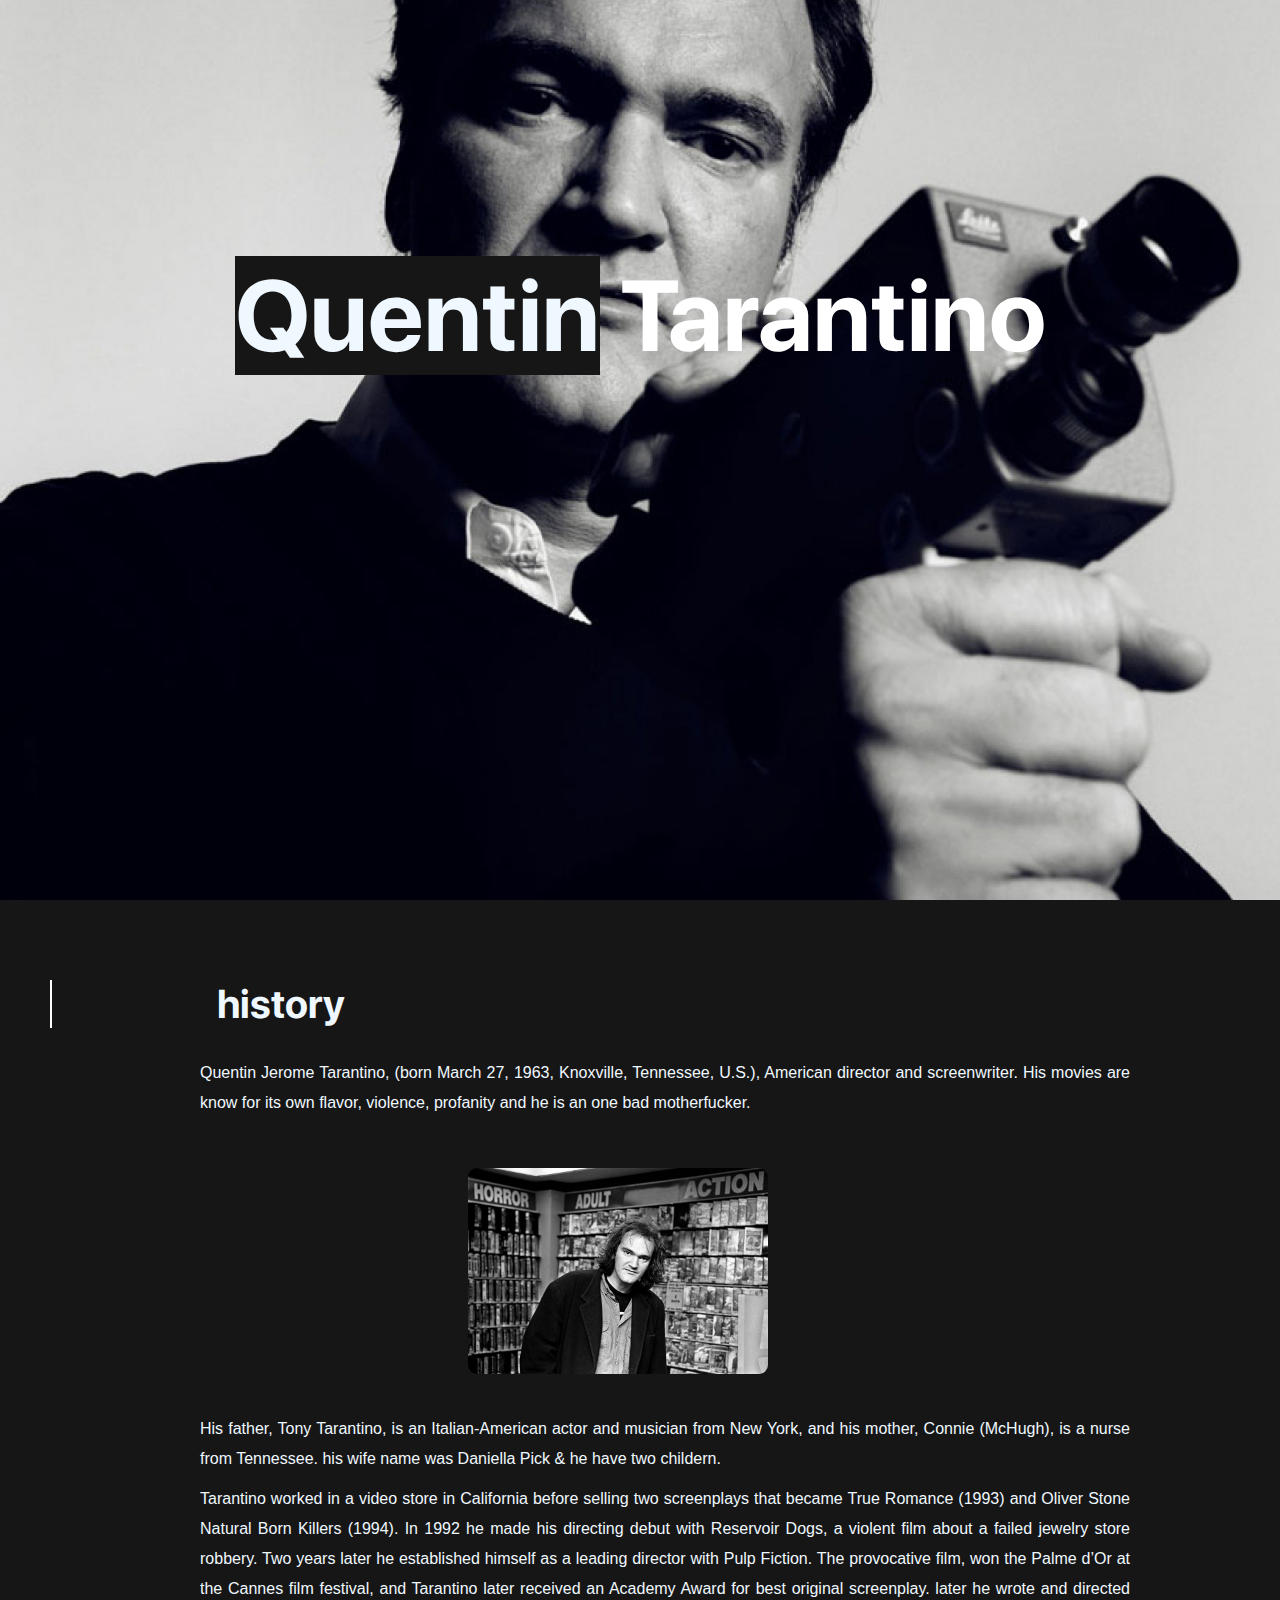
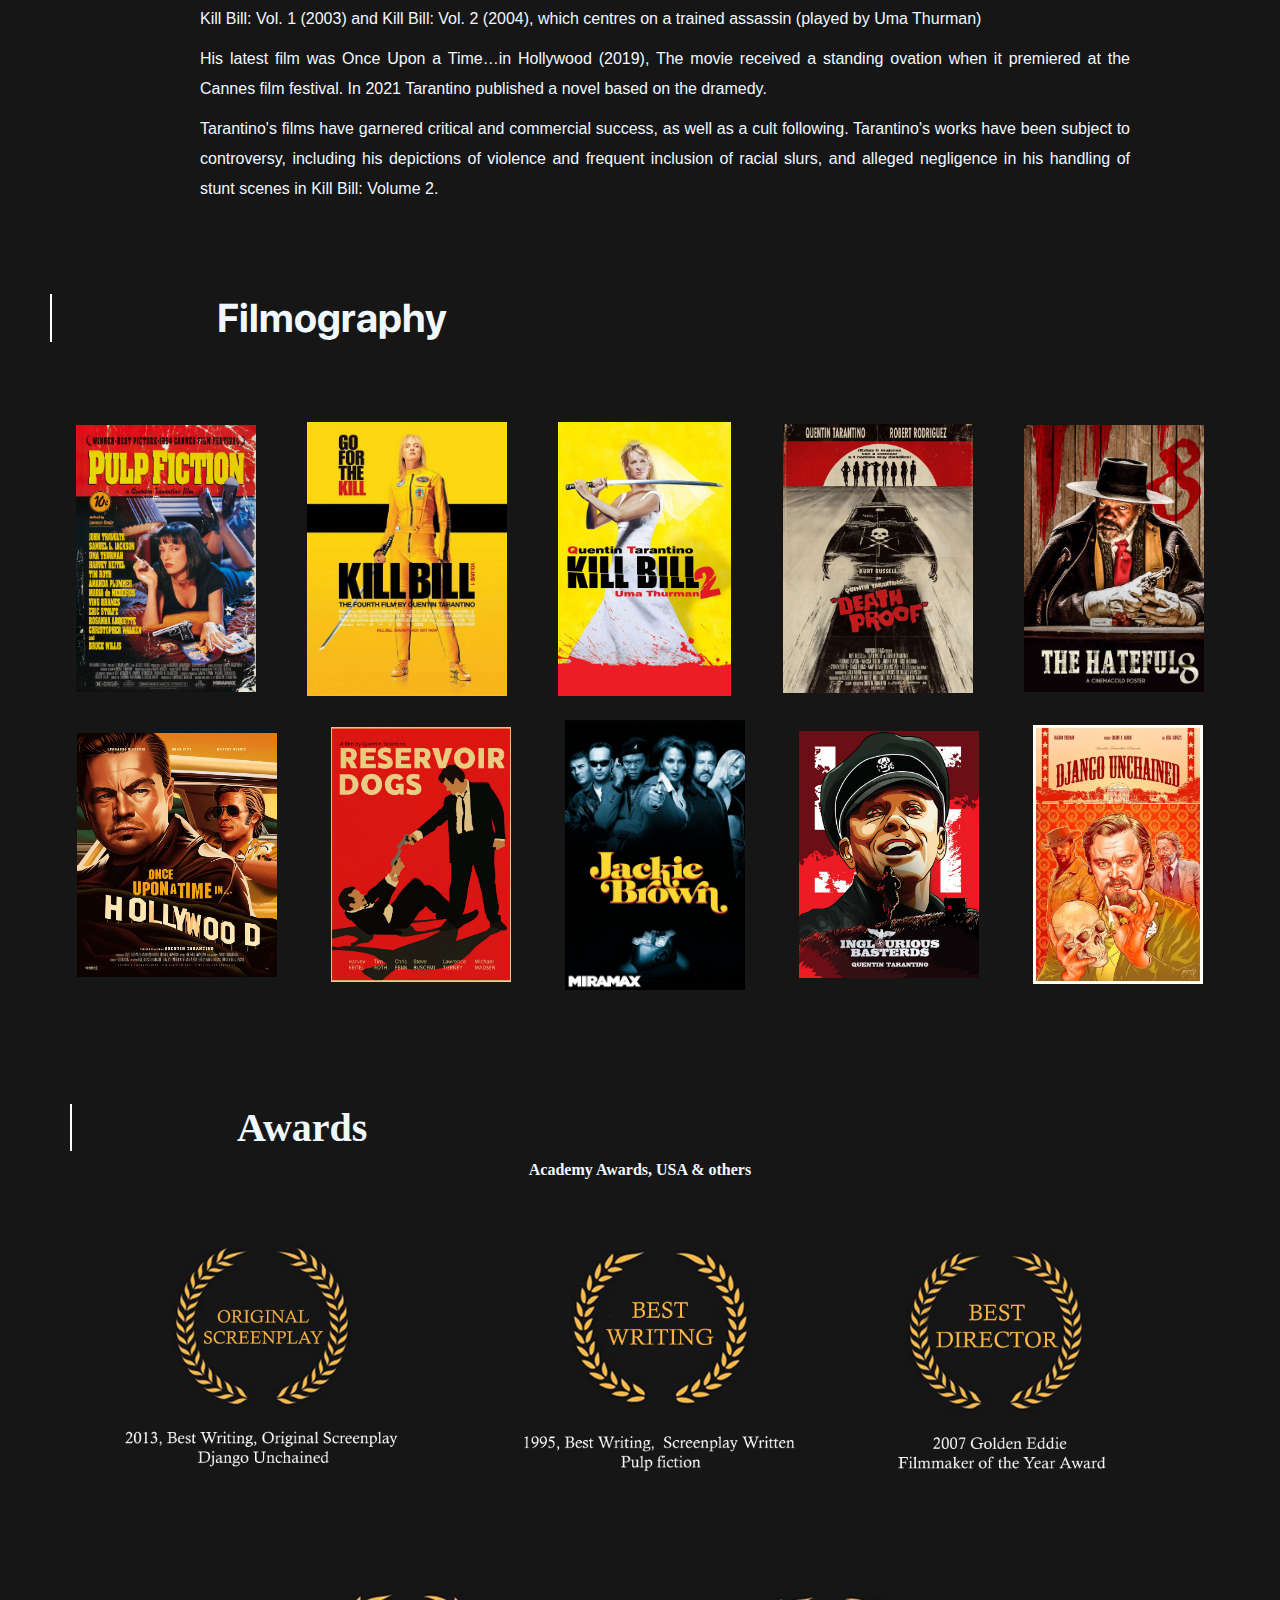
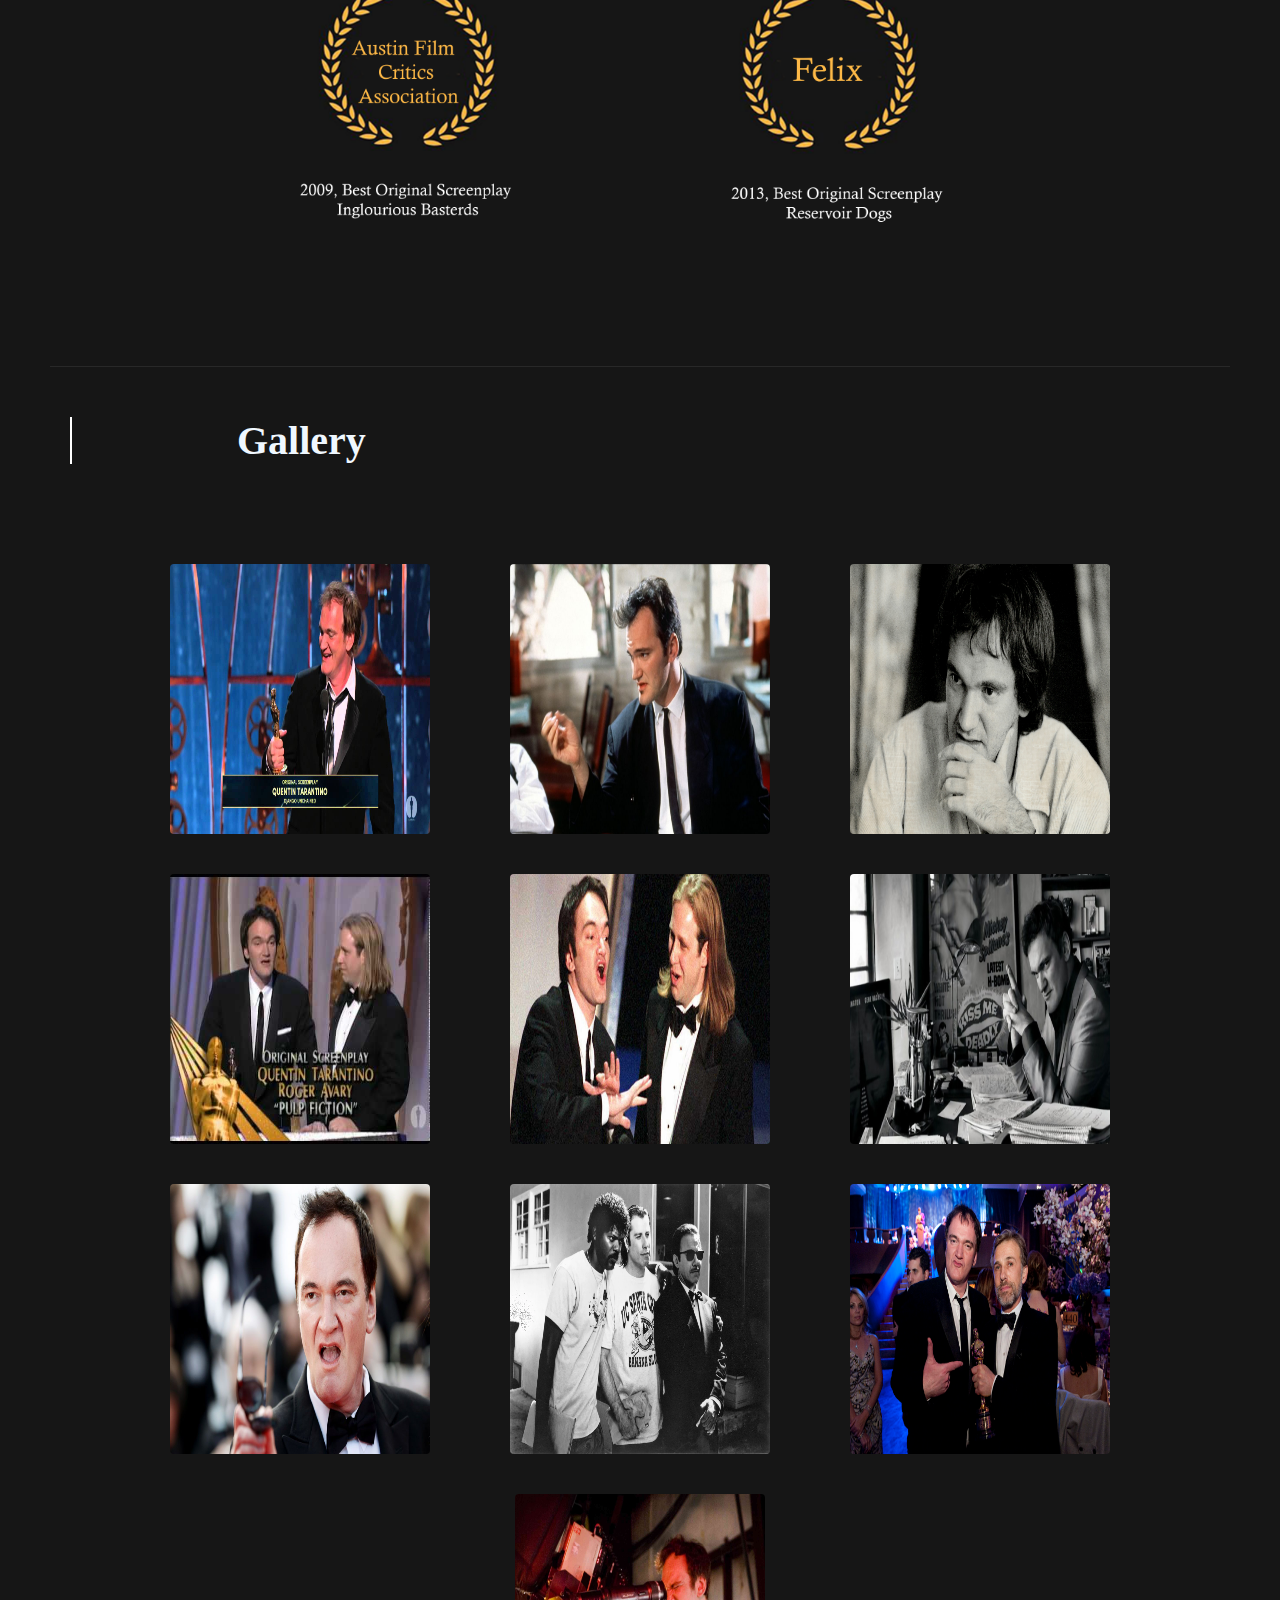
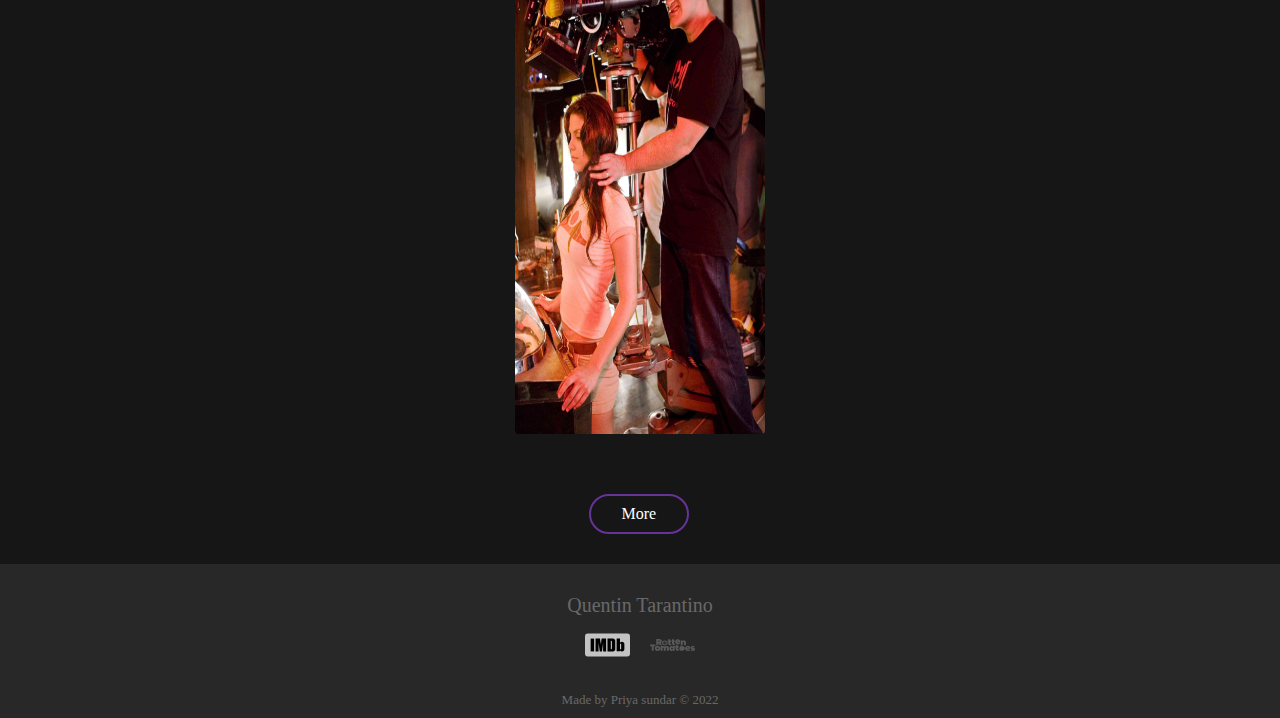
<file: index.html>
<!DOCTYPE html>
<html lang="en">
  <head>
    <meta charset="UTF-8" />
    <meta http-equiv="X-UA-Compatible" content="IE=edge" />
    <meta name="viewport" content="width=device-width, initial-scale=1.0" />
    <link rel="stylesheet" href="static/css/style.css" />
    <title>Quentin Tarantino</title>
  </head>
  <body>

<!--------------------------------- Title ----------------------------------->


    <div class="hero">
      <div class="title">
        <h1><span>Quentin</span> Tarantino</h1>
      </div>
    </div>


    <!-------------------------------- history  ------------------------------>

    <div class="history">
      <!-- <hr/> -->
      <h3 class="subtitle">history</h3>
      <p>
        Quentin Jerome Tarantino, (born March 27, 1963, Knoxville, Tennessee,
        U.S.), American director and screenwriter. His movies are know for its
        own flavor, violence, profanity and he is an one bad motherfucker.
        <br />
      </p>
      <div class="history-image">
        <img src="static/images/history.jpg" alt="" />
      </div>
      <p>
        His father, Tony Tarantino, is an Italian-American actor and musician
        from New York, and his mother, Connie (McHugh), is a nurse from
        Tennessee. his wife name was Daniella Pick & he have two childern.
      </p>
      <p>
        Tarantino worked in a video store in California before selling two
        screenplays that became True Romance (1993) and Oliver Stone Natural
        Born Killers (1994). In 1992 he made his directing debut with Reservoir
        Dogs, a violent film about a failed jewelry store robbery. Two years
        later he established himself as a leading director with Pulp Fiction. The
        provocative film, won the Palme d’Or at the Cannes film festival, and
        Tarantino later received an Academy Award for best original
        screenplay. later he wrote and directed Kill Bill: Vol. 1 (2003) and Kill
        Bill: Vol. 2 (2004), which centres on a trained assassin (played by Uma
        Thurman)
      </p>

      <p>
        His latest film was Once Upon a Time…in Hollywood (2019), The movie
        received a standing ovation when it premiered at the Cannes film
        festival. In 2021 Tarantino published a novel based on the dramedy.
      </p>
      <p>
        Tarantino's films have garnered critical and commercial success, as well
        as a cult following. Tarantino's works have been subject to controversy,
        including his depictions of violence and frequent inclusion of racial
        slurs, and alleged negligence in his handling of stunt scenes in Kill
        Bill: Volume 2.
      </p>
    </div>

    <!------------------------ history end ------------------------------>


    <!-------------------------- filmography ----------------------------->

    <div class="filmography">
        <h3 class="subtitle">Filmography</h3>
      <div class="poster">
                <!-- posters  -->

        <a href="https://www.imdb.com/title/tt0110912/" target="_blank">
          <img src="static/posters/pulpfiction.jpg" alt="" />
        </a>
        <a href="https://www.imdb.com/title/tt0266697/" target="_blank">
          <img style="width: 220px" src="static/posters/killbill.jpg" alt="" />
        </a>
        <a href="https://www.imdb.com/title/tt0378194/" target="_blank">
          <img
            style="width: 193px"
            src="static/posters/killbillvol2.jpg"
            alt=""
        /></a>
        <a href="https://www.imdb.com/title/tt1028528/" target="_blank">
          <img
            style="width: 210px"
            src="static/posters/deathproof.jpg"
            alt=""
          />
        </a>
        <a href="https://www.imdb.com/title/tt3460252/" target="_blank">
          <img src="static/posters/hatefull8.jpg" alt=""
        /></a>
        <a href="https://www.imdb.com/title/tt7131622/" target="_blank">
          <img
            style="width: 220px"
            src="static/posters/onceupontimeinholly.jpg"
            alt=""
        /></a>
        <a href="https://www.imdb.com/title/tt0105236/" target="_blank">
          <img src="static/posters/resoirvoirdogs.jpg" alt=""
        /></a>
        <a href="https://www.imdb.com/title/tt0119396/" target="_blank">
          <img src="static/posters/jackiebrown.jpg" alt=""
        /></a>
        <a href="https://www.imdb.com/title/tt0361748/" target="_blank">
          <img src="static/posters/ingloriousbasterds.jpg" alt=""
        /></a>
        <a href="https://www.imdb.com/title/tt1853728/" target="_blank">
          <img style="width: 190px" src="static/posters/django.jpg" alt=""
        /></a>
      </div>
    </div>
    <!------------------------------------ filmography section end ---------------------------->



    <!-------------------------------------- awards section starts ---------------------------->
    <div class="awards">
      <h3 class="subtitle">Awards</h3>
      <h4 style="text-align:center ;">Academy Awards, USA & others</h4>
    </div>
    <img class="awards-container" src="static/images/awards.png" alt="">

    <!--------------------------------------- Awards section ends ------------------------------>



   <!-------------------------------------------- Gallery -------------------------------------->
    <div class="gallery">
      <h3 class="subtitle">Gallery</h3>
    </div>

    <div class="gallery-images">
      <img class="gallery-img" src="static/gallery/2013 Django.jpg" alt="">
      <img class="gallery-img" src="static/gallery/A-Young-Quentin-Tarantino.jpg" alt="">
      <img class="gallery-img" src="static/gallery/GettyImages-502516889.jpg" alt="">
      <img class="gallery-img" src="static/gallery/pulpfic.jpg" alt="">
      <img class="gallery-img" src="static/gallery/pulpfiction.jpg" alt="">
      <img class="gallery-img" src="static/gallery/quentin-tarantino-by-mark-seliger-1-944748334.jpg" alt="">
      <img class="gallery-img" src="static/gallery/quentin-tarantino-tenth-movie-02-3556318122.jpg" alt="">
      <img class="gallery-img" src="static/gallery/Samuel-L-Jackson-John-Travolta-Pulp-Fiction.webp" alt="">
      <img class="gallery-img" src="static/gallery/tarantino-igb.jpg" alt="">
      <img class="gallery-img" src="static/gallery/quentin-tarantino-death-proof-1230623478.jpg" alt="" style="height: 60vh;width: 250px;">

    </div>
    <div class="gallery-page-link" >
      <a href="gallery.html" target="_blank">More</a>
    </div>
  <!-------------------------------------------- Gallery -------------------------------------->


  <!------------------------------------------ Footer section ---------------------------------->

  <!-- <div class="footer">
    <p class="footer-hero">Quentin Tarantino</p>
    <div class="footer-icons">
    <a href="https://www.imdb.com/name/nm0000233/" target="_blank">
      <img src="static/icons/imdb.svg" alt="">
    </a>
      <a href="">
      <img style="width:39px " src="static/icons/insta.png" alt="instagram fanpage">
      </a>
      <a href="https://www.rottentomatoes.com/critics/quentin-tarantino/movies" target="_blank">
          <img src="static/icons/Rotten_Tomatoes_logo.svg" alt="">
  </div>
  <div class="footer-content">MADE  BY  PRIYA SUNDAR S &copy;</div>
</div> -->
<div class="footer">
  <div class="container">
    <div class="footer-title">
      <a href="https://www.imdb.com/name/nm0000233/" target="_blank">
      Quentin Tarantino
    </a>
    </div>
    <div class="footer-icon">

      <div class="footer-icon-item">
      <a href="https://www.imdb.com/name/nm0000233/" target="_blank">
      <img src="static/icons/imdb.svg" alt="">
      </a>
    </div>

    <div class="footer-icon-item">
      <a href="https://www.rottentomatoes.com/critics/quentin-tarantino/movies" target="_blank">
        <img src="static/icons/Rotten_Tomatoes_logo.svg" alt="">
    </a>
    </div>

    </div>
    <div class="footer-credits">Made by  Priya sundar &copy; 2022</div>
  </div>
</div>
  </div>
</div>

<!------------------------------------------ Footer section ---------------------------------->

  </body>
</html>
</file>
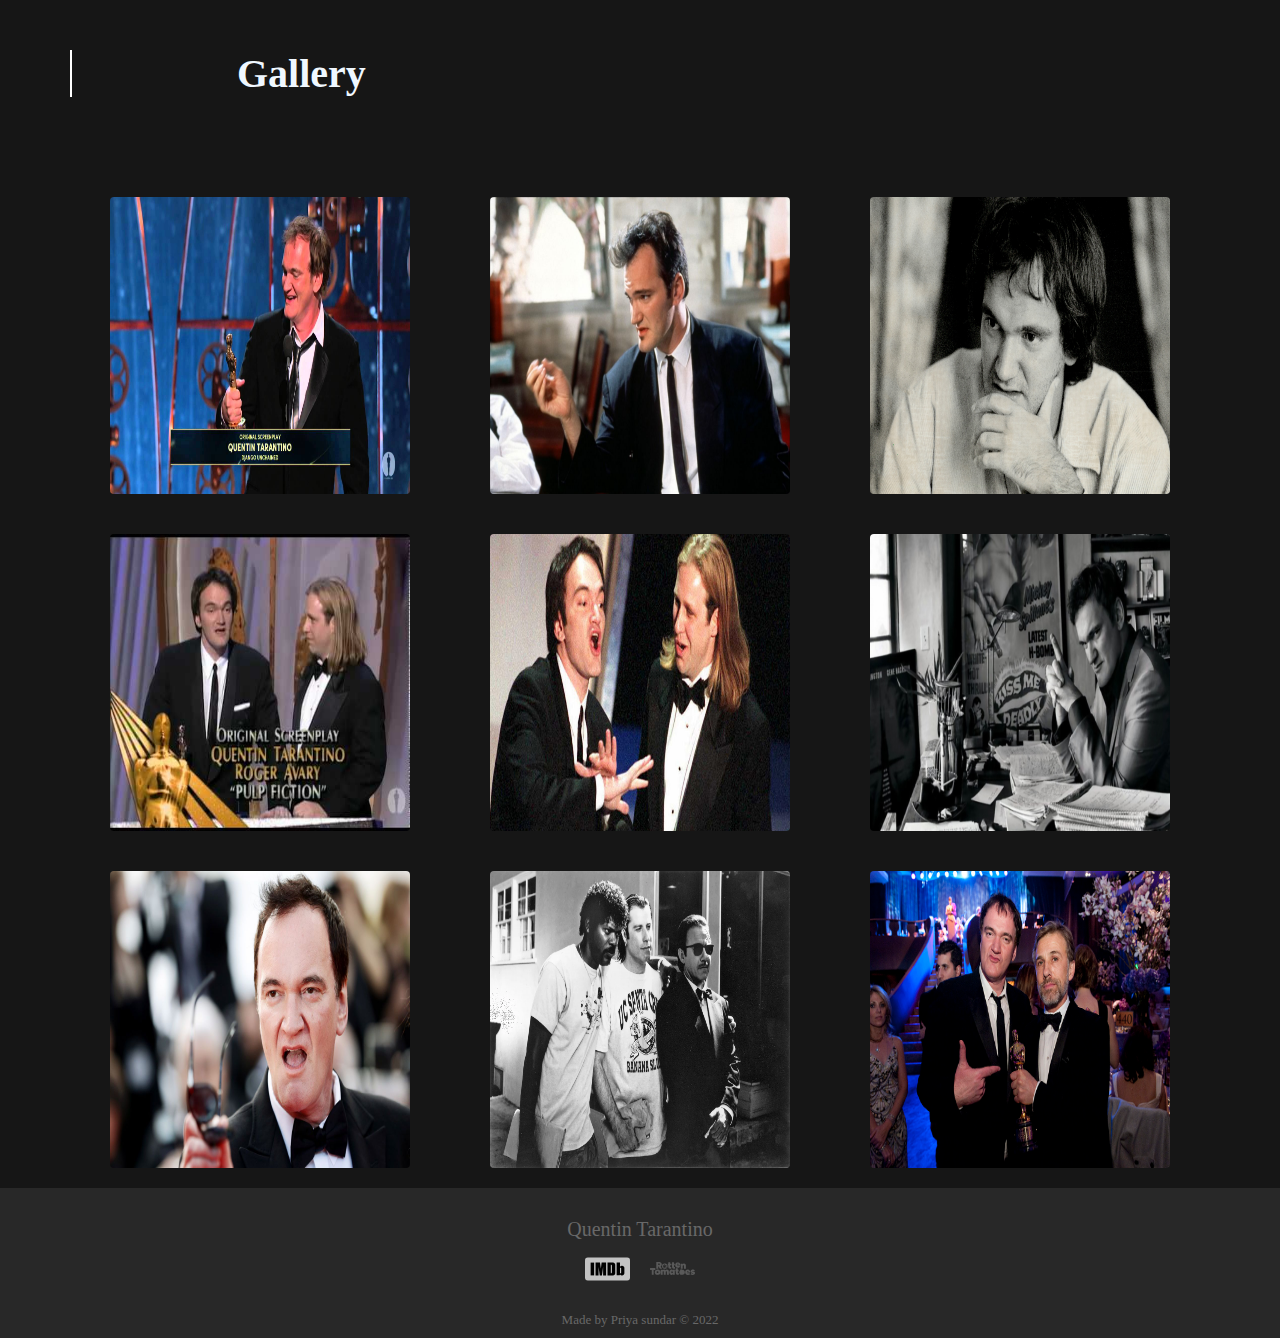
<file: gallery.html>
<html lang="en">
  <head>
    <meta charset="UTF-8" />
    <meta http-equiv="X-UA-Compatible" content="IE=edge" />
    <meta name="viewport" content="width=device-width, initial-scale=1.0" />
    <link rel="stylesheet" href="static/css/style.css" />
    <title>Gallery</title>
  </head>
  <body>
    <div class="gallery">
      <h3 class="subtitle">Gallery</h3>
    </div>
    <div class="gallery-images">
        <img class="gallery-img" style="width: 300;height:33vh ; " src="static/gallery/2013 Django.jpg" alt="">
        <img class="gallery-img" style="width: 300;height:33vh ; " src="static/gallery/A-Young-Quentin-Tarantino.jpg" alt="">
        <img class="gallery-img" style="width: 300;height:33vh ; " src="static/gallery/GettyImages-502516889.jpg" alt="">
        <img class="gallery-img" style="width: 300;height:33vh ; " src="static/gallery/pulpfic.jpg" alt="">
        <img class="gallery-img" style="width: 300;height:33vh ; " src="static/gallery/pulpfiction.jpg" alt="">
        <img class="gallery-img" style="width: 300;height:33vh ; " src="static/gallery/quentin-tarantino-by-mark-seliger-1-944748334.jpg" alt="">
        <img class="gallery-img" style="width: 300;height:33vh ; " src="static/gallery/quentin-tarantino-tenth-movie-02-3556318122.jpg" alt="">
        <img class="gallery-img" style="width: 300;height:33vh ; " src="static/gallery/Samuel-L-Jackson-John-Travolta-Pulp-Fiction.webp" alt="">
        <img class="gallery-img" style="width: 300;height:33vh ; " src="static/gallery/tarantino-igb.jpg" alt="">
        <!-- <img class="gallery-img" src="static/gallery/quentin-tarantino-death-proof-1230623478.jpg" alt="" >style="height: 60vh;width: 250px;" -->
  
      </div>

  <!------------------------------------------ Footer section ---------------------------------->
  <div class="footer">
    <div class="container">
      <div class="footer-title">
        <a href="https://www.imdb.com/name/nm0000233/" target="_blank">
        Quentin Tarantino
      </a>
      </div>
      <div class="footer-icon">
  
        <div class="footer-icon-item">
        <a href="https://www.imdb.com/name/nm0000233/" target="_blank">
        <img src="static/icons/imdb.svg" alt="">
        </a>
      </div>
  
      <div class="footer-icon-item">
        <a href="https://www.rottentomatoes.com/critics/quentin-tarantino/movies" target="_blank">
          <img src="static/icons/Rotten_Tomatoes_logo.svg" alt="">
      </a>
      </div>
  
      </div>
      <div class="footer-credits">Made by  Priya sundar &copy; 2022</div>
    </div>
  </div>
    </div>
  </div>
  
  <!------------------------------------------ Footer section ---------------------------------->


  </body>
</html>
</file>
<file: static/css/style.css>
@font-face {
  font-family: "sfpro";
  src: url("/static/font/SFPRODISPLAYBOLD.OTF");
}
* {
  margin: 0;
  padding: 0;
  box-sizing: border-box;
  list-style: none;
  scroll-behavior: smooth;
}


/* Scroll bar set to hide */

html::-webkit-scrollbar {
  display: none;
}


/* Title section */


body {
  display: flex;
  flex-direction: column;
  background:#161616;
}
hr {
  color: aliceblue;
}
.hero {
  background-image: url(/static/images/hero-bg.jpg);
  background-size: cover;
  height: 100vh;
}
.title {
  display: flex;
  justify-content: center;
  align-items: center;
  padding-top: 20%;
  font-family: "sfpro";
  font-size: 50px;
  color: white;
}
span{
  background-color:#161616;
  color:aliceblue;
}



/* History section */

@media (min-width:700px){

}
.history {
  font-family: "sfpro";
  color: aliceblue;
  margin-top: 80px;
  margin-left: 50px;
  display: flex;
  flex-wrap: wrap;
}
.subtitle {
  flex-wrap: wrap;
  color: aliceblue;
  font-size: 40px;
  margin-bottom: 30px;
  padding-left: 165px;
  border-left: 2px solid rgb(255, 255, 255);
}
.history p {
  display: flex;
  justify-content: center;
  align-items: center;
  flex-wrap: wrap;
  font-family: "Segoe UI", Tahoma, Geneva, Verdana, sans-serif;
  margin-bottom: 10px;
  margin-left: 150px;
  margin-right: 150px;
  line-height: 30px;
  text-align: justify;
}
.history-image {
  display: flex;
  justify-content: center;
  align-items: center;
  flex-direction: row;
  margin-left: 34%;
  margin-bottom: 40px;
  margin-top: 40px;
}
.history-image img {
  width: 300px;
  border-radius: 9px;



/* Filmography */

}
.filmography {
  font-family: "sfpro";
  color: aliceblue;
  margin-top: 80px;
  margin-left: 50px;
  margin-right: 50px;
  display: flex;
  flex-wrap: wrap;
}
.poster {
  display: flex;
  justify-content: space-around;
  align-items: center;
  flex-wrap: wrap;
  margin-bottom: 20px;
  margin-top: 40px;
}
.poster img {
  cursor: pointer;
  padding: 10px 10px;
  width: 200px;
}



/* awards section */

.awards{
  color: aliceblue;
  margin-top: 80px;
  margin-left: 70px;
  margin-right: 70px;
  margin-bottom: 60px;
  display: flex;
  flex-wrap: wrap;
  flex-direction: column;
}
h4{
  margin: -20px 0px ;
}
.subtitle-awards{
  font-family: "sfpro";
  color: aliceblue;
  font-size: 40px;
  padding-left: 165px ;
  margin: 80px 0px;
  border-left: 2px solid rgb(255, 255, 255);

}
.awards-container {
  display: flex;
  justify-content:center;
  align-items: center;
  flex-direction: column;padding-bottom: 10px;
  border-bottom: 0.5px solid #282828;
  margin-left: 50px;
  margin-right: 50px;
}




/* gallery */

.gallery{
  margin: 50px 70px;
  display: flex;
  flex-direction:column;

}
.gallery-images{
  margin-left: 30px;
  margin-right: 30px;
  display: flex;
  flex-direction: row;
  justify-content: center;
  flex-wrap: wrap;

}
.gallery-img{
  height: 30vh;
  width: 260px;
  margin: 20px 40px;
  border-radius: 4px;
  cursor: pointer;

}
.gallery-page-link{
  display: flex;
  justify-content: center;
  align-items: center;
  margin-top: 40px;
  margin-left: 46%;
  background-color: #161616;
  border: 2px solid rebeccapurple;
  width: 100px;
  height: 40px;
  text-align: center;
  margin-bottom: 30px;
  border-radius: 30px;
}
.gallery-page-link a {
  color: white;
  text-decoration: none;
  text-underline-offset: none;
  display: flex;
  text-align: center;
  justify-content: center;

}
.gallery-page-link:hover {
  background-color: rebeccapurple;
}
.gallery-page-link a:hover{
}


/* footer */

a{
  text-decoration: none;
}
.container{
  display: flex;
  justify-content:center;
  align-items: center;
  flex-direction: column;
  background-color: #282828;
  padding-top: 30px;
  
}
.footer-title{
  font-size: 20px;
  color: aliceblue;
  margin-bottom: 10px;
}
.footer-title a {
  color: #686868;
}
.footer-icon{
  display: flex;
  flex-direction: row;
  justify-content: center;
  align-items: center ;
}

.footer-icon-item img{
  width: 65px;
  padding: 5px 10px;
  filter: grayscale();
  cursor: pointer;
}
.footer-credits {
  margin-top: 15px;
  color: #686868;
  padding: 10px 10px;
  font-size: 13px;

}
</file>
